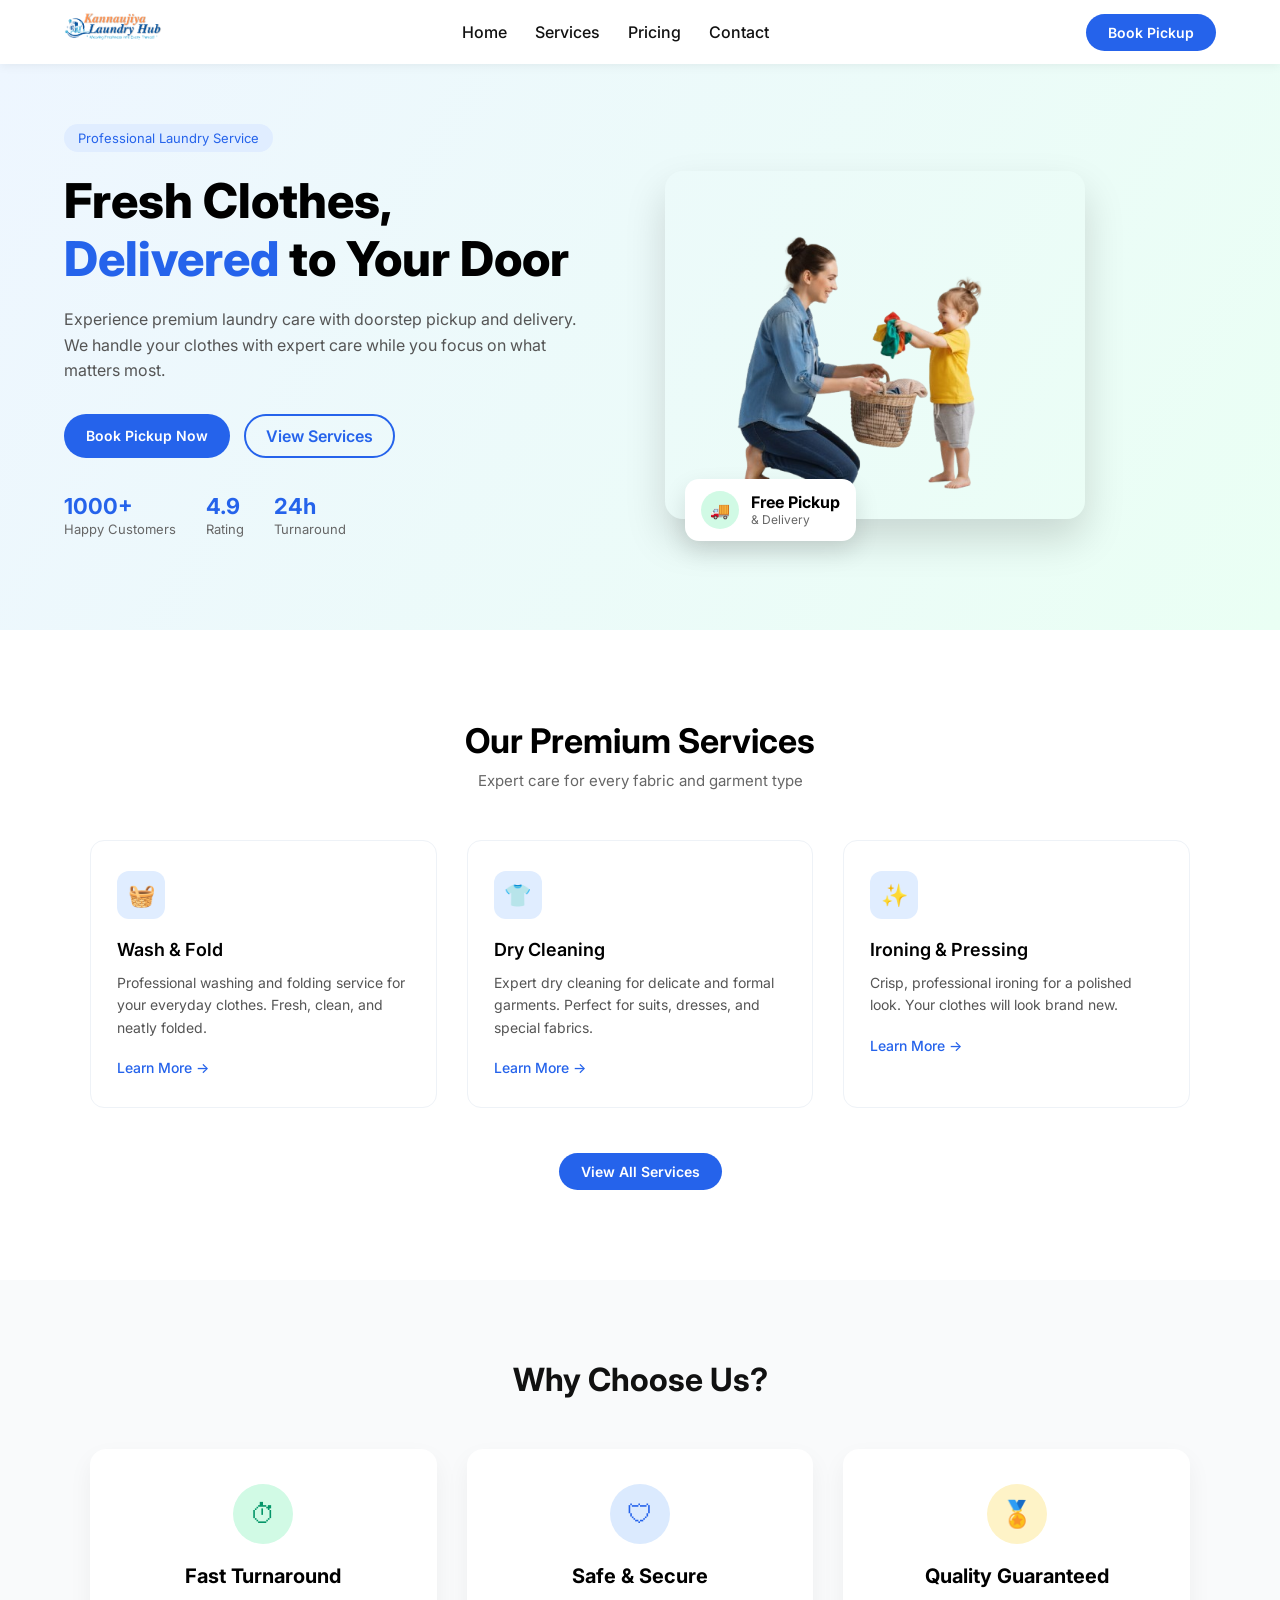
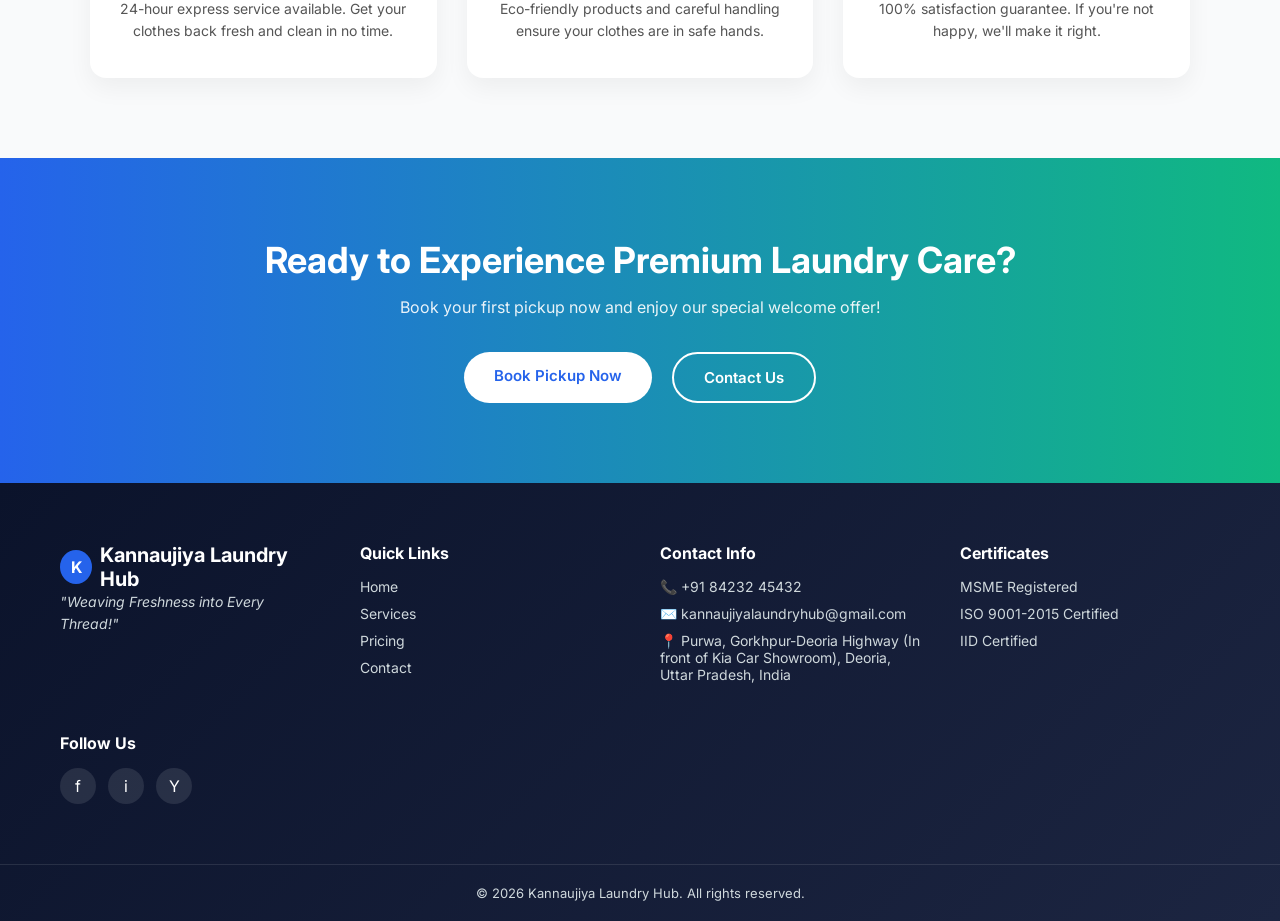
<file: index.html>
<!DOCTYPE html>
<html lang="en">

<head>
  <meta charset="UTF-8">
  <meta name="viewport" content="width=device-width, initial-scale=1.0">
  <title>kannaujiyalaundryhub</title>

  <link href="https://fonts.googleapis.com/css2?family=Inter:wght@400;500;600;700;800&display=swap" rel="stylesheet">
  <link rel="stylesheet" href="css/style.css">

</head>

<body>

  <div id="loader">
    <div class="spinner"></div>
  </div>


  <header class="navbar">
    <div class="logo">
      <img src="assets/Kannaujiya-Laundry-deoria.png" alt="Kannaujiya-Laundry-deoria">
    </div>

    <nav id="nav-menu" class="nav-links">
      <a href="index.html">Home</a>
      <a href="service.html">Services</a>
      <a href="price.html">Pricing</a>
      <a href="contact.html">Contact</a>
    </nav>

    <a href="book.html" class="btn-primary desktop-btn">Book Pickup</a>

    <!-- Hamburger -->
    <div class="hamburger" onclick="toggleMenu()">
      <span></span>
      <span></span>
      <span></span>
    </div>
  </header>



  <section class="hero">

    <div class="hero-left">
      <div class="badge">Professional Laundry Service</div>

      <h1>Fresh Clothes,<br><span>Delivered</span> to Your Door</h1>

      <p>
        Experience premium laundry care with doorstep pickup and delivery.
        We handle your clothes with expert care while you focus on what matters most.
      </p>

      <div class="hero-buttons">
        <a href="book.html" class="btn-primary">Book Pickup Now</a>
        <a href="service.html" class="btn-outline">View Services</a>
      </div>

      <div class="stats">
        <div class="stat">
          <h3>1000+</h3>
          <p>Happy Customers</p>
        </div>
        <div class="stat">
          <h3>4.9</h3>
          <p>Rating</p>
        </div>
        <div class="stat">
          <h3>24h</h3>
          <p>Turnaround</p>
        </div>
      </div>
    </div>

    <div class="hero-right">
      <img src="assets/hero.png" alt="Laundry">
      <div class="pickup-card">
        <div class="pickup-icon">🚚</div>
        <div>
          <strong>Free Pickup</strong>
          <p style="font-size:12px;color:#666">& Delivery</p>
        </div>
      </div>
    </div>

  </section>

  <section class="services">
    <div class="services-header">
      <h2>Our Premium Services</h2>
      <p>Expert care for every fabric and garment type</p>
    </div>

    <div class="services-grid">

      <div class="service-card">
        <div class="icon-box">
          🧺
        </div>
        <h3>Wash & Fold</h3>
        <p>
          Professional washing and folding service for your everyday clothes.
          Fresh, clean, and neatly folded.
        </p>
        <a href="#">Learn More →</a>
      </div>

      <div class="service-card">
        <div class="icon-box">
          👕
        </div>
        <h3>Dry Cleaning</h3>
        <p>
          Expert dry cleaning for delicate and formal garments.
          Perfect for suits, dresses, and special fabrics.
        </p>
        <a href="#">Learn More →</a>
      </div>

      <div class="service-card">
        <div class="icon-box">
          ✨
        </div>
        <h3>Ironing & Pressing</h3>
        <p>
          Crisp, professional ironing for a polished look.
          Your clothes will look brand new.
        </p>
        <a href="#">Learn More →</a>
      </div>

    </div>

    <div class="services-btn">
      <a href="service.html" class="btn-primary">View All Services</a>
    </div>
  </section>
  <section class="why-choose">
    <h2 class="section-title">Why Choose Us?</h2>

    <div class="features">
      <div class="feature-card">
        <div class="icon green">⏱</div>
        <h3>Fast Turnaround</h3>
        <p>24-hour express service available. Get your clothes back fresh and clean in no time.</p>
      </div>

      <div class="feature-card">
        <div class="icon blue">🛡</div>
        <h3>Safe & Secure</h3>
        <p>Eco-friendly products and careful handling ensure your clothes are in safe hands.</p>
      </div>

      <div class="feature-card">
        <div class="icon yellow">🏅</div>
        <h3>Quality Guaranteed</h3>
        <p>100% satisfaction guarantee. If you're not happy, we'll make it right.</p>
      </div>
    </div>
  </section>
  <section class="cta-section">
    <div class="cta-content">
      <h2>Ready to Experience Premium Laundry Care?</h2>
      <p>Book your first pickup now and enjoy our special welcome offer!</p>

      <div class="cta-buttons">
        <a href="book.html" class="btn primary">Book Pickup Now</a>
        <a href="contact.html" class="btn outline">Contact Us</a>
      </div>
    </div>
  </section>

  <footer class="footer">
    <div class="footer-container">

      <!-- Brand -->
      <div class="footer-col brand">
        <div class="footer-logo">
          <span>K</span>Kannaujiya Laundry Hub
        </div>
        <p>
          <i>"Weaving Freshness into Every Thread!"</i>
          
        </p>
      </div>

      <!-- Quick Links -->
      <div class="footer-col">
        <h4>Quick Links</h4>
        <ul>
          <li><a href="index.html">Home</a></li>
          <li><a href="service.html">Services</a></li>
          <li><a href="price.html">Pricing</a></li>
          <li><a href="contact.html">Contact</a></li>
        </ul>
      </div>

      <!-- Contact Info -->
      <div class="footer-col">
        <h4>Contact Info</h4>
        <ul class="contact-info">
          <li>📞 +91 84232 45432</li>
          <li>✉️ kannaujiyalaundryhub@gmail.com</li>
          <li>📍 Purwa, Gorkhpur-Deoria Highway (In front of Kia Car Showroom), Deoria, Uttar Pradesh, India</li>
        </ul>
      </div>

      <!-- Certificate Info -->
      <div class="footer-col">
        <h4>Certificates</h4>
        <ul class="contact-info">
          <li>MSME Registered</li>
          <li>ISO 9001-2015 Certified</li>
          <li>IID Certified</li>
        </ul>
      </div>

      <!-- Social -->
      <div class="footer-col">
        <h4>Follow Us</h4>
        <div class="social-links">
          <a href="https://www.facebook.com/share/1C7BhtLhia/">f</a>
          <a href="https://www.instagram.com/kannaujiyalaundryhub?igsh=cmxrNXN1dXM1eGV3">i</a>
          <a href="https://youtube.com/@kannaujiyalaundryhub?si=3e7CDZ7JSqD-jcs0">Y</a>
        </div>
      </div>

    </div>

    <div class="footer-bottom">
      © 2026 Kannaujiya Laundry Hub. All rights reserved.
    </div>
  </footer>


  <!-- 2nd last -->
  <script>
    const cta = document.querySelector('.cta-content');

    const ctaObserver = new IntersectionObserver(entries => {
      entries.forEach(entry => {
        if (entry.isIntersecting) {
          cta.style.opacity = 1;
          cta.style.transform = 'translateY(0)';
        }
      });
    });

    cta.style.opacity = 0;
    cta.style.transform = 'translateY(40px)';
    ctaObserver.observe(cta);
  </script>
  <!-- why choose us -->
  <script>
    const cards = document.querySelectorAll('.feature-card');

    const observer = new IntersectionObserver(entries => {
      entries.forEach(entry => {
        if (entry.isIntersecting) {
          entry.target.style.opacity = 1;
          entry.target.style.transform = 'translateY(0)';
        }
      });
    }, { threshold: 0.2 });

    cards.forEach(card => observer.observe(card));
  </script>

  <script>
    const header = document.querySelector("header");

    window.addEventListener("scroll", function () {
      if (window.scrollY > 5) {
        header.classList.add("sticky");
      } else {
        header.classList.remove("sticky");
      }
    });
  </script>
  <script>
    const reveals = document.querySelectorAll(".reveal");

    function revealOnScroll() {
      reveals.forEach(el => {
        const windowHeight = window.innerHeight;
        const elementTop = el.getBoundingClientRect().top;
        if (elementTop < windowHeight - 100) {
          el.classList.add("active");
        }
      });
    }

    window.addEventListener("scroll", revealOnScroll);
    revealOnScroll();
  </script>





  <script>
    window.addEventListener("load", function () {
      document.getElementById("loader").style.display = "none";
    });
  </script>

  <script src="js/hamburger.js"></script>

</body>

</html>
</file>
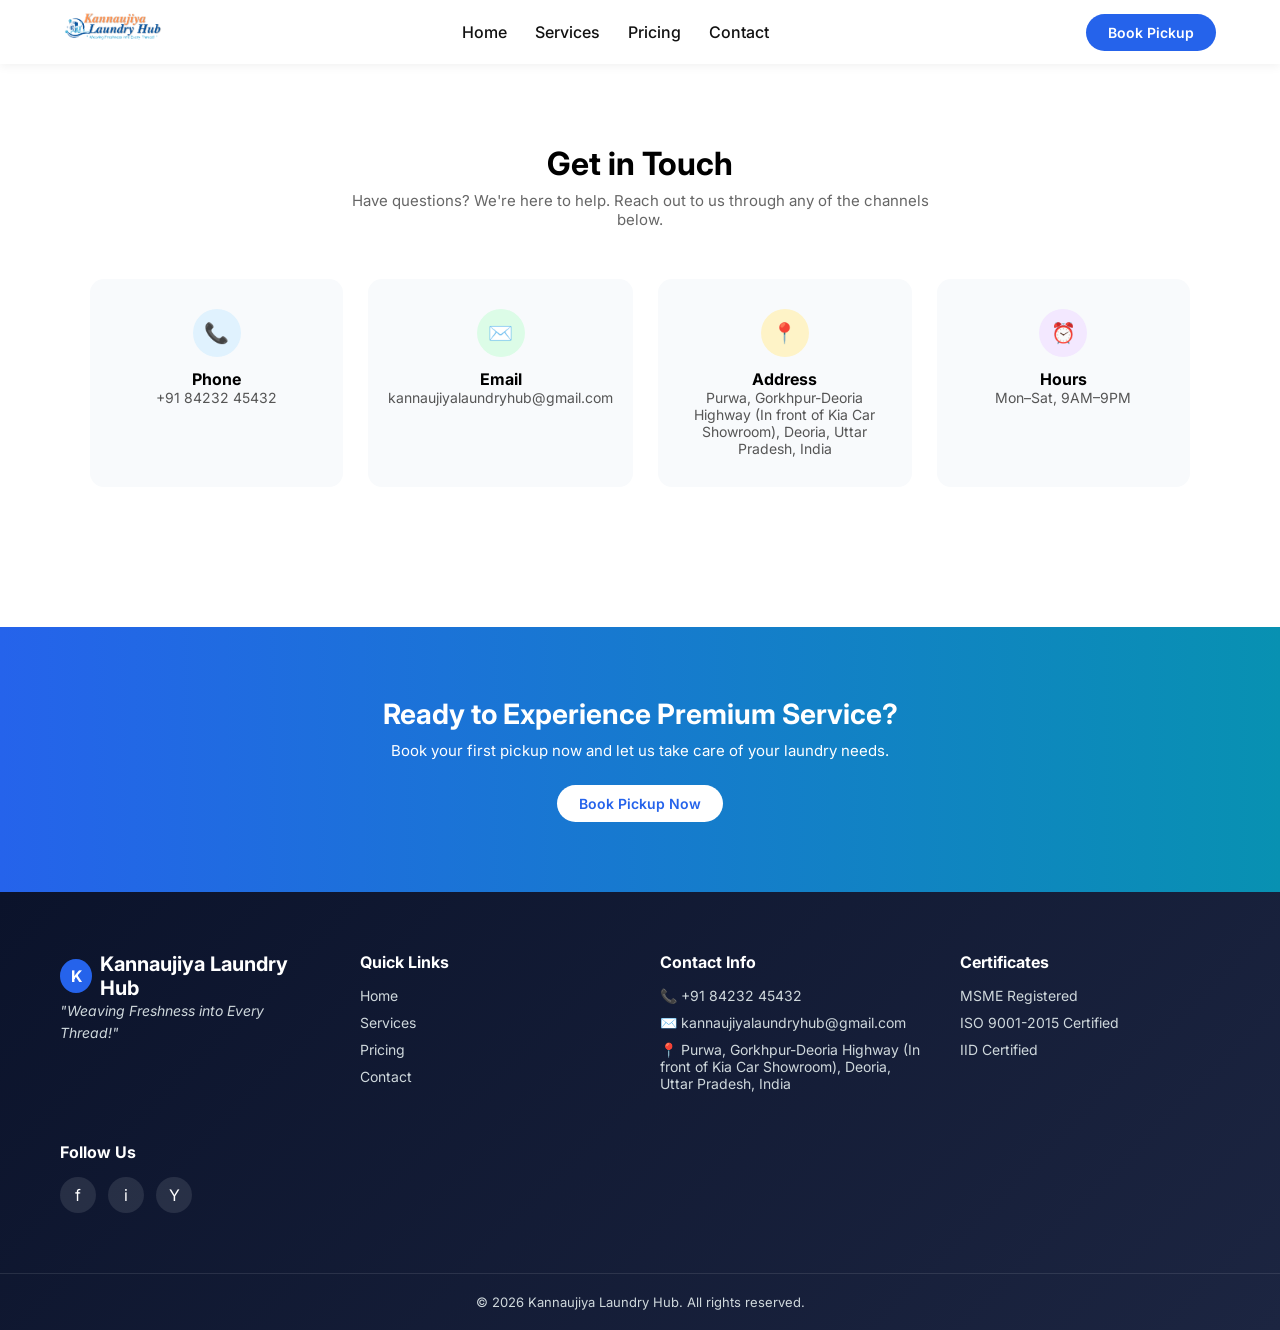
<file: contact.html>
<!DOCTYPE html>
<html lang="en">
<head>
<meta charset="UTF-8">
<meta name="viewport" content="width=device-width, initial-scale=1.0">
<title>kannaujiyalaundryhub</title>

<link href="https://fonts.googleapis.com/css2?family=Inter:wght@400;500;600;700;800&display=swap" rel="stylesheet">
<link rel="stylesheet" href="css/style.css">
<link rel="stylesheet" href="css/contact.css">

</head>

<body>

<!-- <div id="loader">
    <div class="spinner"></div>
</div> -->



<header class="navbar">
  <div class="logo">
    <img src="assets/Kannaujiya-Laundry-deoria.png" alt="Kannaujiya-Laundry-deoria">
  </div>

  <nav id="nav-menu" class="nav-links">
    <a href="index.html">Home</a>
    <a href="service.html">Services</a>
    <a href="price.html">Pricing</a>
    <a href="contact.html">Contact</a>
  </nav>

  <a href="book.html" class="btn-primary desktop-btn">Book Pickup</a>

  <!-- Hamburger -->
  <div class="hamburger" onclick="toggleMenu()">
    <span></span>
    <span></span>
    <span></span>
  </div>
</header>


<section class="contact-section">
  <h2>Get in Touch</h2>
  <p class="contact-subtitle">
    Have questions? We're here to help. Reach out to us through any of the channels below.
  </p>

  <div class="contact-grid">

    <div class="contact-card">
      <div class="icon phone">📞</div>
      <h4>Phone</h4>
      <p>+91 84232 45432</p>
    </div>

    <div class="contact-card">
      <div class="icon email">✉️</div>
      <h4>Email</h4>
      <p>kannaujiyalaundryhub@gmail.com</p>
    </div>

    <div class="contact-card">
      <div class="icon address">📍</div>
      <h4>Address</h4>
      <p>Purwa, Gorkhpur-Deoria Highway (In front of Kia Car Showroom), Deoria, Uttar Pradesh, India</p>
    </div>

    <div class="contact-card">
      <div class="icon hours">⏰</div>
      <h4>Hours</h4>
      <p>Mon–Sat, 9AM–9PM</p>
    </div>

  </div>
</section>

<!-- CTA -->
<section class="contact-cta">
  <h3>Ready to Experience Premium Service?</h3>
  <p>Book your first pickup now and let us take care of your laundry needs.</p>
  <a href="book.html" class="btn-primary">Book Pickup Now</a>
</section>
<footer class="footer">
  <div class="footer-container">
    
    <!-- Brand -->
    <div class="footer-col brand">
      <div class="footer-logo">
        <span>K</span>Kannaujiya Laundry Hub
      </div>
     <p>
          <i>"Weaving Freshness into Every Thread!"</i>
          
        </p>
    </div>

    <!-- Quick Links -->
    <div class="footer-col">
      <h4>Quick Links</h4>
      <ul>
        <li><a href="index.html">Home</a></li>
        <li><a href="service.html">Services</a></li>
        <li><a href="price.html">Pricing</a></li>
        <li><a href="contact.html">Contact</a></li>
      </ul>
    </div>

    <!-- Contact Info -->
    <div class="footer-col">
      <h4>Contact Info</h4>
      <ul class="contact-info">
        <li>📞 +91 84232 45432</li>
        <li>✉️ kannaujiyalaundryhub@gmail.com</li>
        <li>📍 Purwa, Gorkhpur-Deoria Highway (In front of Kia Car Showroom), Deoria, Uttar Pradesh, India</li>
      </ul>
    </div>

  <!-- Certificate Info -->
    <div class="footer-col">
      <h4>Certificates</h4>
      <ul class="contact-info">
         <li>MSME Registered</li>
        <li>ISO 9001-2015 Certified</li>
        <li>IID Certified</li>
      </ul>
    </div>


    <!-- Social -->
    <div class="footer-col">
      <h4>Follow Us</h4>
      <div class="social-links">
        <a href="https://www.facebook.com/share/1C7BhtLhia/">f</a>
        <a href="https://www.instagram.com/kannaujiyalaundryhub?igsh=cmxrNXN1dXM1eGV3">i</a>
        <a href="https://youtube.com/@kannaujiyalaundryhub?si=3e7CDZ7JSqD-jcs0">Y</a>
      </div>
    </div>

  </div>

  <div class="footer-bottom">
    © 2026 Kannaujiya Laundry Hub. All rights reserved.
  </div>
</footer>
<script src="js/hamburger.js"></script>
</body>
</html>
</file>
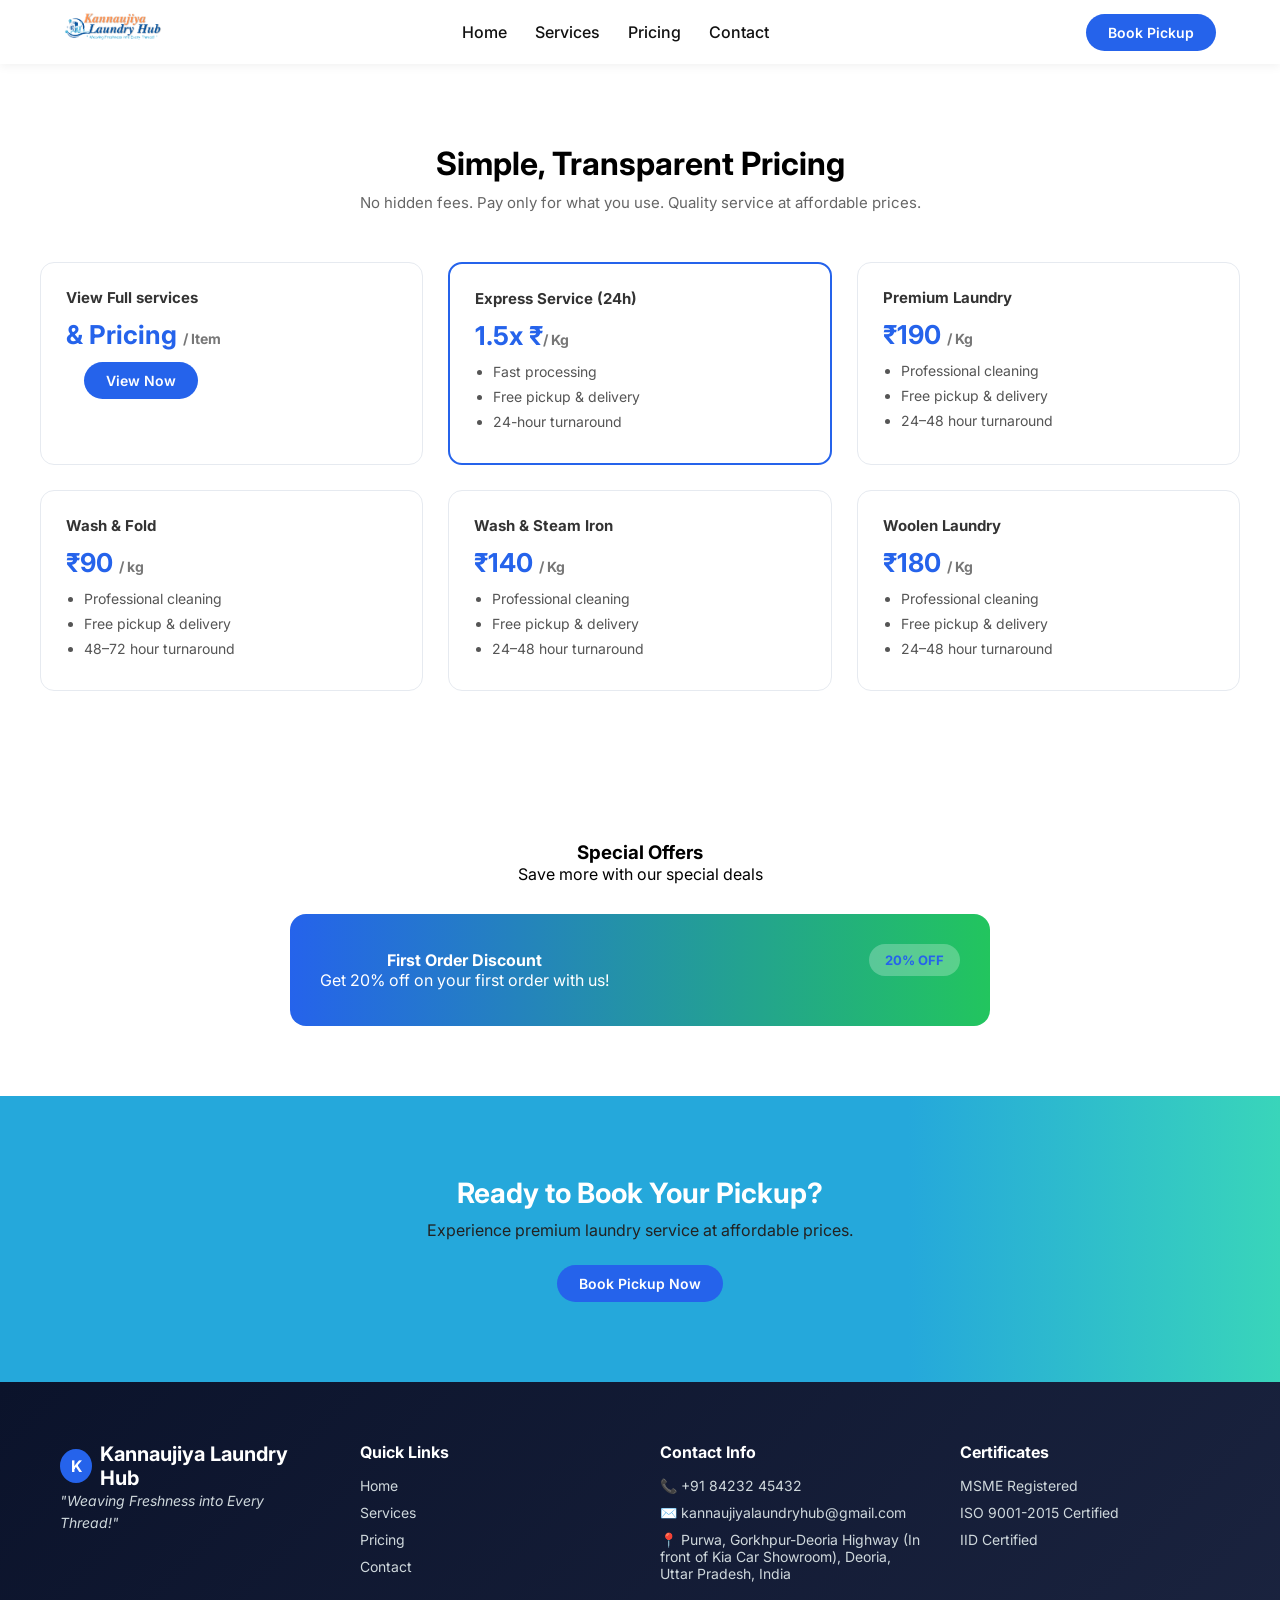
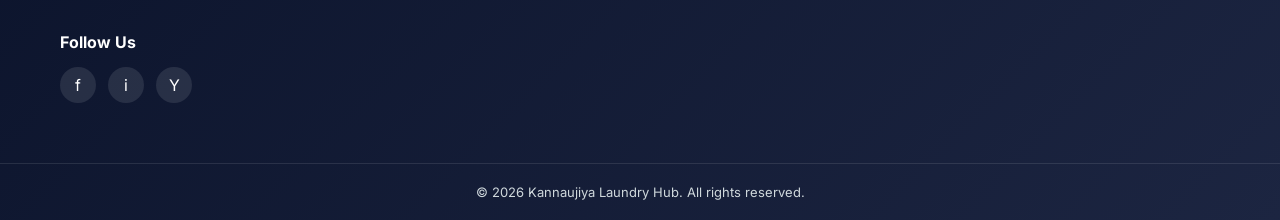
<file: price.html>
<!DOCTYPE html>
<html lang="en">

<head>
  <meta charset="UTF-8">
  <meta name="viewport" content="width=device-width, initial-scale=1.0">
  <title>kannaujiyalaundryhub</title>

  <link href="https://fonts.googleapis.com/css2?family=Inter:wght@400;500;600;700;800&display=swap" rel="stylesheet">
  <link rel="stylesheet" href="css/style.css">
  <link rel="stylesheet" href="css/price.css">

</head>

<body>

  <!-- <div id="loader">
    <div class="spinner"></div>
</div> -->



  <header class="navbar">
    <div class="logo">
      <img src="assets/Kannaujiya-Laundry-deoria.png" alt="Kannaujiya-Laundry-deoria">
    </div>
    <nav id="nav-menu" class="nav-links">
      <a href="index.html">Home</a>
      <a href="service.html">Services</a>
      <a href="price.html">Pricing</a>
      <a href="contact.html">Contact</a>
    </nav>

    <a href="book.html" class="btn-primary desktop-btn">Book Pickup</a>

    <!-- Hamburger -->
    <div class="hamburger" onclick="toggleMenu()">
      <span></span>
      <span></span>
      <span></span>
    </div>
  </header>

  <section class="pricing-section">
    <h2>Simple, Transparent Pricing</h2>
    <p class="subtitle">
      No hidden fees. Pay only for what you use. Quality service at affordable prices.
    </p>

    <!-- Pricing Cards -->
    <div class="pricing-grid">

      <div class="price-card">
        <h4> <b> View Full services</b></h4>
        <h3>& Pricing <span>/ Item</span></h3>
        <ul>
          <a href="price2.html" class="btn-primary">View Now</a>
        </ul>
      </div>
       

      <div class="price-card highlight">
        <h4>Express Service (24h)</h4>
        <h3>1.5x ₹<span>/ Kg</span></h3>
        <ul>
          <li>Fast processing</li>
          <li>Free pickup & delivery</li>
          <li>24-hour turnaround</li>
        </ul>
      </div> 

      <div class="price-card">
        <h4>Premium Laundry</h4>
        <h3>₹190 <span>/ Kg</span></h3>
        <ul>
          <li>Professional cleaning</li>
          <li>Free pickup & delivery</li>
          <li>24–48 hour turnaround</li>
        </ul>
      </div>


      <div class="price-card">
        <h4>Wash & Fold</h4>
        <h3>₹90 <span>/ kg</span></h3>
        <ul>
          <li>Professional cleaning</li>
          <li>Free pickup & delivery</li>
          <li>48–72 hour turnaround</li>
        </ul>
      </div>



      <div class="price-card">
        <h4>Wash & Steam Iron</h4>
        <h3>₹140 <span>/ Kg</span></h3>
        <ul>
          <li>Professional cleaning</li>
          <li>Free pickup & delivery</li>
          <li>24–48 hour turnaround</li>
        </ul>
      </div>

      <div class="price-card">
        <h4>Woolen Laundry</h4>
        <h3>₹180 <span>/ Kg</span></h3>
        <ul>
          <li>Professional cleaning</li>
          <li>Free pickup & delivery</li>
          <li>24–48 hour turnaround</li>
        </ul>
      </div>




    </div>
  </section>

  <!-- Special Offer -->
  <section class="offer-section">
    <h3>Special Offers</h3>
    <p>Save more with our special deals</p>

    <div class="offer-box">
      <div>
        <h4>First Order Discount</h4>
        <p>Get 20% off on your first order with us!</p>
      </div>
      <span class="badge">20% OFF</span>
    </div>
  </section>

  <!-- CTA -->
  <section class="cta-section">
    <h3>Ready to Book Your Pickup?</h3>
    <p>Experience premium laundry service at affordable prices.</p>
    <a href="book.html" class="btn-primary">Book Pickup Now</a>
  </section>
  <footer class="footer">
    <div class="footer-container">

      <!-- Brand -->
      <div class="footer-col brand">
        <div class="footer-logo">
          <span>K</span>Kannaujiya Laundry Hub
        </div>
        <p>
          <i>"Weaving Freshness into Every Thread!"</i>

        </p>
      </div>

      <!-- Quick Links -->
      <div class="footer-col">
        <h4>Quick Links</h4>
        <ul>
          <li><a href="index.html">Home</a></li>
          <li><a href="service.html">Services</a></li>
          <li><a href="price.html">Pricing</a></li>
          <li><a href="contact.html">Contact</a></li>
        </ul>
      </div>

      <!-- Contact Info -->
      <div class="footer-col">
        <h4>Contact Info</h4>
        <ul class="contact-info">
          <li>📞 +91 84232 45432</li>
          <li>✉️ kannaujiyalaundryhub@gmail.com</li>
          <li>📍 Purwa, Gorkhpur-Deoria Highway (In front of Kia Car Showroom), Deoria, Uttar Pradesh, India</li>
        </ul>
      </div>

      <!-- Certificate Info -->
      <div class="footer-col">
        <h4>Certificates</h4>
        <ul class="contact-info">
          <li>MSME Registered</li>
          <li>ISO 9001-2015 Certified</li>
          <li>IID Certified</li>
        </ul>
      </div>


      <!-- Social -->
      <div class="footer-col">
        <h4>Follow Us</h4>
        <div class="social-links">
          <a href="https://www.facebook.com/share/1C7BhtLhia/">f</a>
          <a href="https://www.instagram.com/kannaujiyalaundryhub?igsh=cmxrNXN1dXM1eGV3">i</a>
          <a href="https://youtube.com/@kannaujiyalaundryhub?si=3e7CDZ7JSqD-jcs0">Y</a>
        </div>
      </div>

    </div>

    <div class="footer-bottom">
      © 2026 Kannaujiya Laundry Hub. All rights reserved.
    </div>
  </footer>
  <script src="js/hamburger.js"></script>
</body>

</html>
</file>
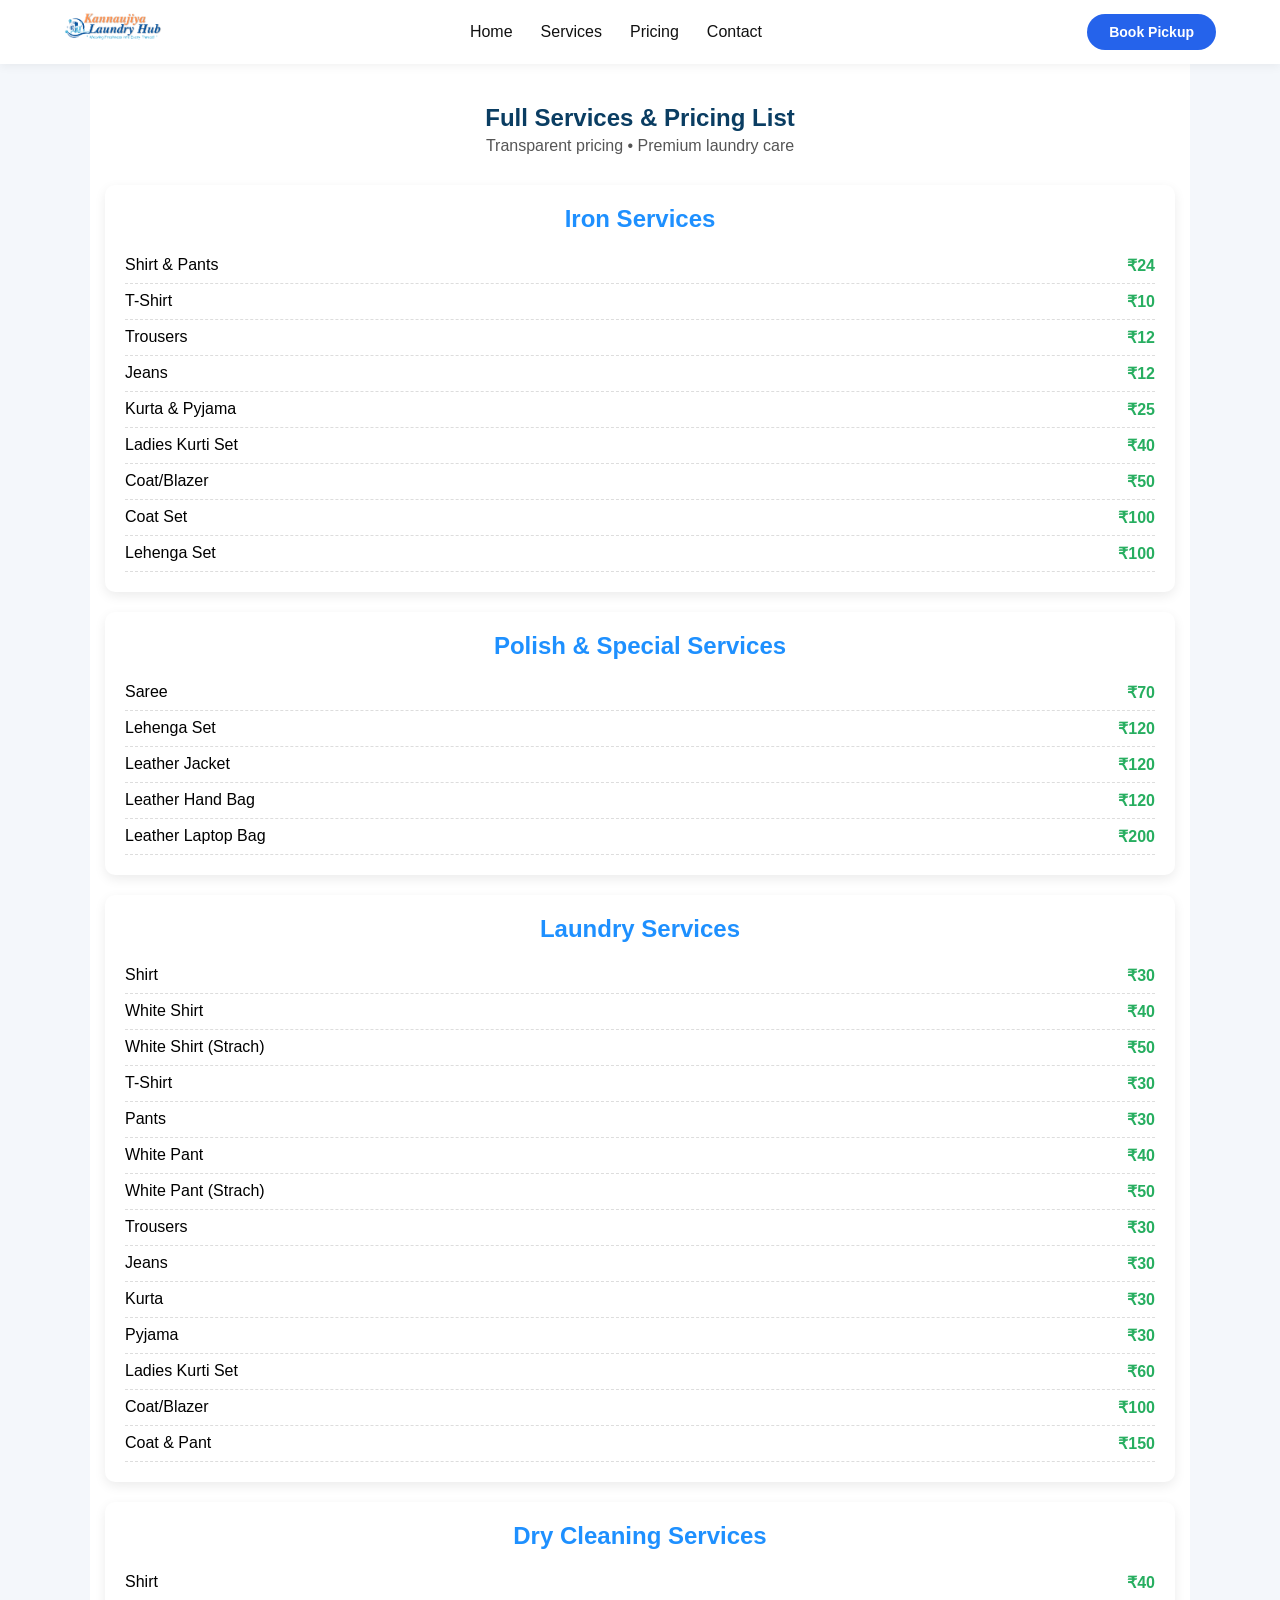
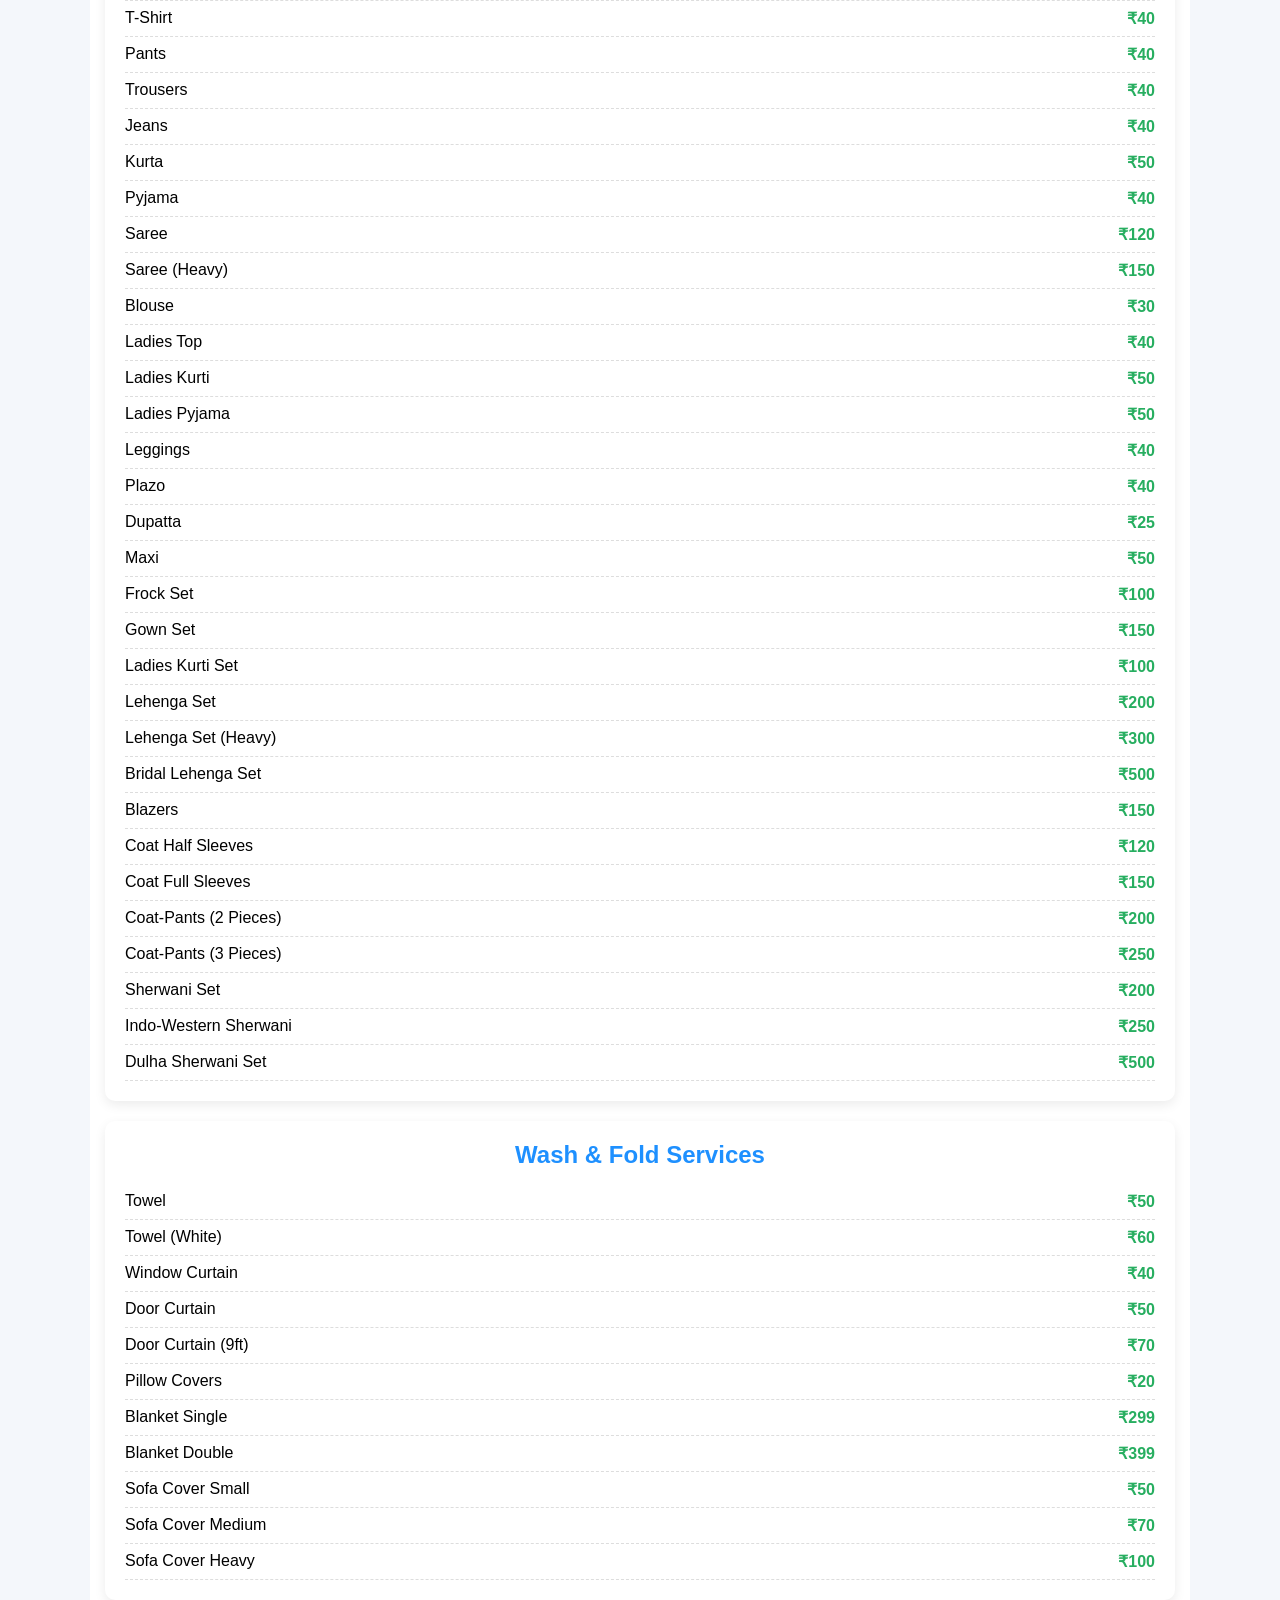
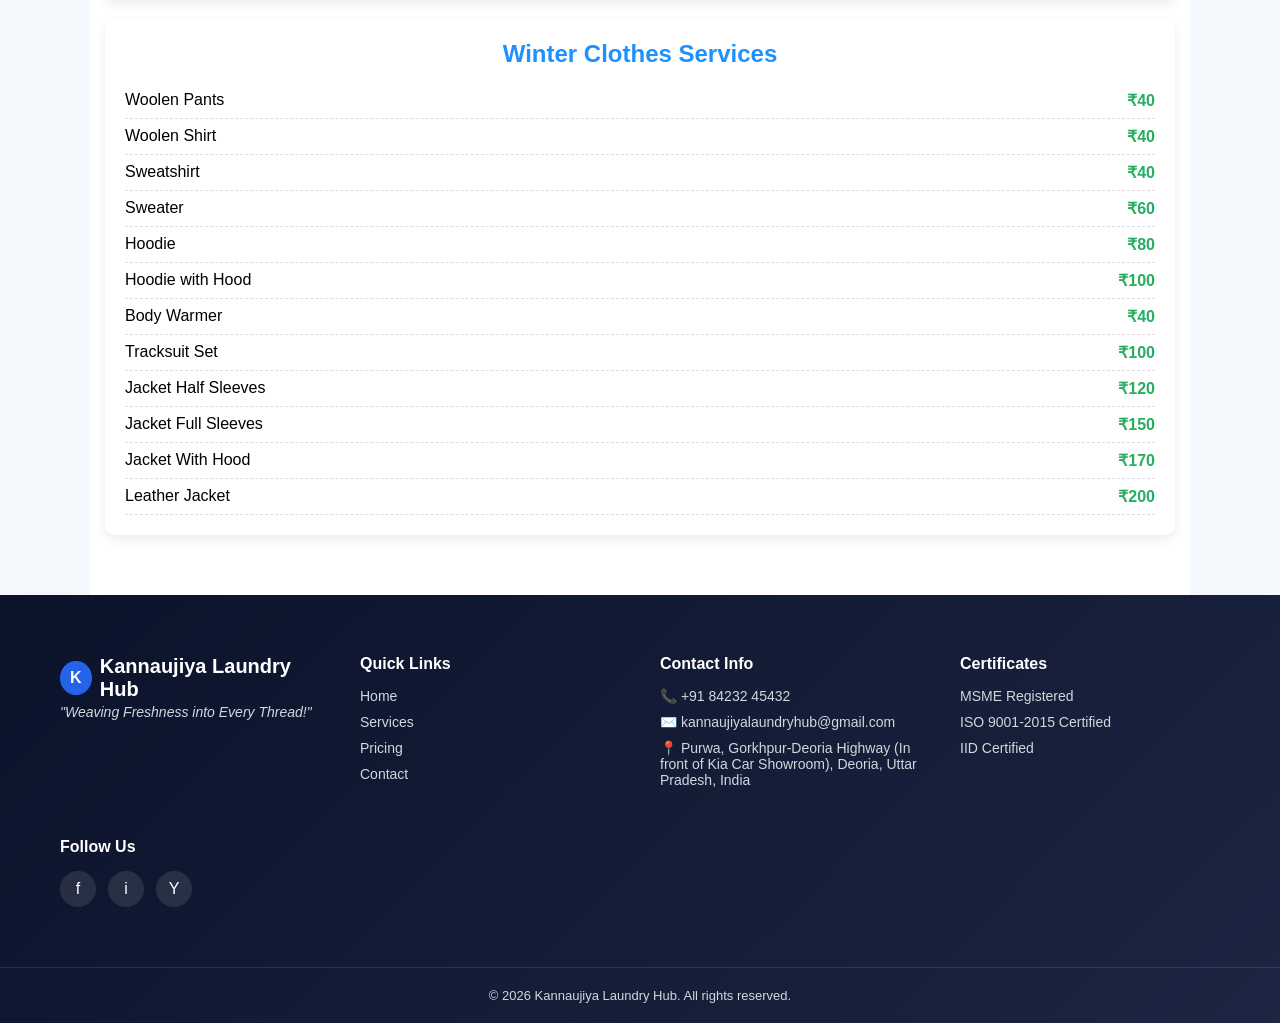
<file: price2.html>
<!DOCTYPE html>
<html lang="en">

<head>
  <meta charset="UTF-8">
  <title>Our Services & Price List</title>
  <link rel="stylesheet" href="css/style.css">
  <meta name="viewport" content="width=device-width, initial-scale=1.0">
  <link rel="stylesheet" href="css/price2.css">
</head>

<body>

  <header class="navbar">
    <div class="logo">
      <img src="assets/Kannaujiya-Laundry-deoria.png" alt="Kannaujiya-Laundry-deoria">
    </div>

    <nav id="nav-menu" class="nav-links">
      <a href="index.html">Home</a>
      <a href="service.html">Services</a>
      <a href="price.html">Pricing</a>
      <a href="contact.html">Contact</a>
    </nav>

    <a href="book.html" class="btn-primary desktop-btn">Book Pickup</a>

    <!-- Hamburger -->
    <div class="hamburger" onclick="toggleMenu()">
      <span></span>
      <span></span>
      <span></span>
    </div>
  </header>


  <section class="services">
    <h1>Full Services & Pricing List</h1>
    <p>Transparent pricing • Premium laundry care</p>




    <!-- Iron -->
    <div class="service-box">
      <h2>Iron Services</h2>
      <ul>
        <li>Shirt & Pants <span>₹24</span></li>
        <li>T-Shirt <span>₹10</span></li>
        <li>Trousers <span>₹12</span></li>
        <li>Jeans <span>₹12</span></li>
        <li>Kurta & Pyjama <span>₹25</span></li>
        <li>Ladies Kurti Set <span>₹40</span></li>
        <li>Coat/Blazer <span>₹50</span></li>
        <li>Coat Set <span>₹100</span></li>
        <li>Lehenga Set <span>₹100</span></li>
      </ul>
    </div>

    <!-- Polish -->
    <div class="service-box">
      <h2>Polish & Special Services</h2>
      <ul>
        <li>Saree <span>₹70</span></li>
        <li>Lehenga Set <span>₹120</span></li>
        <li>Leather Jacket <span>₹120</span></li>
        <li>Leather Hand Bag <span>₹120</span></li>
        <li>Leather Laptop Bag <span>₹200</span></li>
      </ul>
    </div>

    <!-- Laundry Services -->
    <div class="service-box">
      <h2>Laundry Services</h2>
      <ul>
        <li>Shirt <span>₹30</span></li>
        <li>White Shirt <span>₹40</span></li>
        <li>White Shirt (Strach) <span>₹50</span></li>
        <li>T-Shirt <span>₹30</span></li>
        <li>Pants <span>₹30</span></li>
        <li>White Pant<span>₹40</span></li>
        <li>White Pant (Strach)<span>₹50</span></li>
        <li>Trousers <span>₹30</span></li>
        <li>Jeans <span>₹30</span></li>
        <li>Kurta <span>₹30</span></li>
        <li>Pyjama <span>₹30</span></li>
        <li>Ladies Kurti Set <span>₹60</span></li>
        <li>Coat/Blazer <span>₹100</span></li>
        <li>Coat & Pant <span>₹150</span></li>
      </ul>
    </div>

    <!-- Dry Cleaning -->
    <div class="service-box">
      <h2>Dry Cleaning Services</h2>
      <ul>
        <li>Shirt <span>₹40</span></li>
        <li>T-Shirt <span>₹40</span></li>
        <li>Pants <span>₹40</span></li>
        <li>Trousers <span>₹40</span></li>
        <li>Jeans <span>₹40</span></li>
        <li>Kurta <span>₹50</span></li>
        <li>Pyjama <span>₹40</span></li>
        <li>Saree <span>₹120</span></li>
        <li>Saree (Heavy) <span>₹150</span></li>
        <li>Blouse <span>₹30</span></li>
        <li>Ladies Top <span>₹40</span></li>
        <li>Ladies Kurti <span>₹50</span></li>
        <li>Ladies Pyjama <span>₹50</span></li>
        <li>Leggings <span>₹40</span></li>
        <li>Plazo <span>₹40</span></li>
        <li>Dupatta <span>₹25</span></li>
        <li>Maxi <span>₹50</span></li>
        <li>Frock Set <span>₹100</span></li>
        <li>Gown Set <span>₹150</span></li>
        <li>Ladies Kurti Set <span>₹100</span></li>
        <li>Lehenga Set <span>₹200</span></li>
        <li>Lehenga Set (Heavy) <span>₹300</span></li>
        <li>Bridal Lehenga Set <span>₹500</span></li>
        <li>Blazers <span>₹150</span></li>
        <li>Coat Half Sleeves <span>₹120</span></li>
        <li>Coat Full Sleeves <span>₹150</span></li>
        <li>Coat-Pants (2 Pieces) <span>₹200</span></li>
        <li>Coat-Pants (3 Pieces) <span>₹250</span></li>
        <li>Sherwani Set <span>₹200</span></li>
        <li>Indo-Western Sherwani <span>₹250</span></li>
        <li>Dulha Sherwani Set <span>₹500</span></li>

      </ul>
    </div>

    <!-- Wash & Fold -->
    <div class="service-box">
      <h2>Wash & Fold Services</h2>
      <ul>
        <li>Towel <span>₹50</span></li>
        <li>Towel (White) <span>₹60</span></li>
        <li>Window Curtain <span>₹40</span></li>
        <li>Door Curtain <span>₹50</span></li>
        <li>Door Curtain (9ft) <span>₹70</span></li>
        <li>Pillow Covers <span>₹20</span></li>
        <li>Blanket Single <span>₹299</span></li>
        <li>Blanket Double <span>₹399</span></li>
        <li>Sofa Cover Small <span>₹50</span></li>
        <li>Sofa Cover Medium <span>₹70</span></li>
        <li>Sofa Cover Heavy <span>₹100</span></li>
      </ul>
    </div>

    <!-- Winter Clothes -->
    <div class="service-box">
      <h2>Winter Clothes Services</h2>
      <ul>
        <li>Woolen Pants <span>₹40</span></li>
        <li>Woolen Shirt <span>₹40</span></li>
        <li>Sweatshirt <span>₹40</span></li>
        <li>Sweater <span>₹60</span></li>
        <li>Hoodie <span>₹80</span></li>
        <li>Hoodie with Hood <span>₹100</span></li>
        <li>Body Warmer <span>₹40</span></li>
        <li>Tracksuit Set<span>₹100</span></li>
        <li>Jacket Half Sleeves <span>₹120</span></li>
        <li>Jacket Full Sleeves <span>₹150</span></li>
        <li>Jacket With Hood <span>₹170</span></li>
        <li>Leather Jacket <span>₹200</span></li>

      </ul>
    </div>



  </section>

  <footer class="footer">
    <div class="footer-container">

      <!-- Brand -->
      <div class="footer-col brand">
        <div class="footer-logo">
          <span>K</span>Kannaujiya Laundry Hub
        </div>
        <p>
          <i>"Weaving Freshness into Every Thread!"</i>
          
        </p>
      </div>

      <!-- Quick Links -->
      <div class="footer-col">
        <h4>Quick Links</h4>
        <ul>
          <li><a href="index.html">Home</a></li>
          <li><a href="service.html">Services</a></li>
          <li><a href="price.html">Pricing</a></li>
          <li><a href="contact.html">Contact</a></li>
        </ul>
      </div>

      <!-- Contact Info -->
      <div class="footer-col">
        <h4>Contact Info</h4>
        <ul class="contact-info">
          <li>📞 +91 84232 45432</li>
          <li>✉️ kannaujiyalaundryhub@gmail.com</li>
          <li>📍 Purwa, Gorkhpur-Deoria Highway (In front of Kia Car Showroom), Deoria, Uttar Pradesh, India</li>
        </ul>
      </div>

      <!-- Certificate Info -->
      <div class="footer-col">
        <h4>Certificates</h4>
        <ul class="contact-info">
          <li>MSME Registered</li>
          <li>ISO 9001-2015 Certified</li>
          <li>IID Certified</li>
        </ul>
      </div>


      <!-- Social -->
      <div class="footer-col">
        <h4>Follow Us</h4>
        <div class="social-links">
          <a href="https://www.facebook.com/share/1C7BhtLhia/">f</a>
          <a href="https://www.instagram.com/kannaujiyalaundryhub?igsh=cmxrNXN1dXM1eGV3">i</a>
          <a href="https://youtube.com/@kannaujiyalaundryhub?si=3e7CDZ7JSqD-jcs0">Y</a>
        </div>
      </div>

    </div>

    <div class="footer-bottom">
      © 2026 Kannaujiya Laundry Hub. All rights reserved.
    </div>
  </footer>

  <script src="js/hamburger.js"></script>

</body>

</html>
</file>
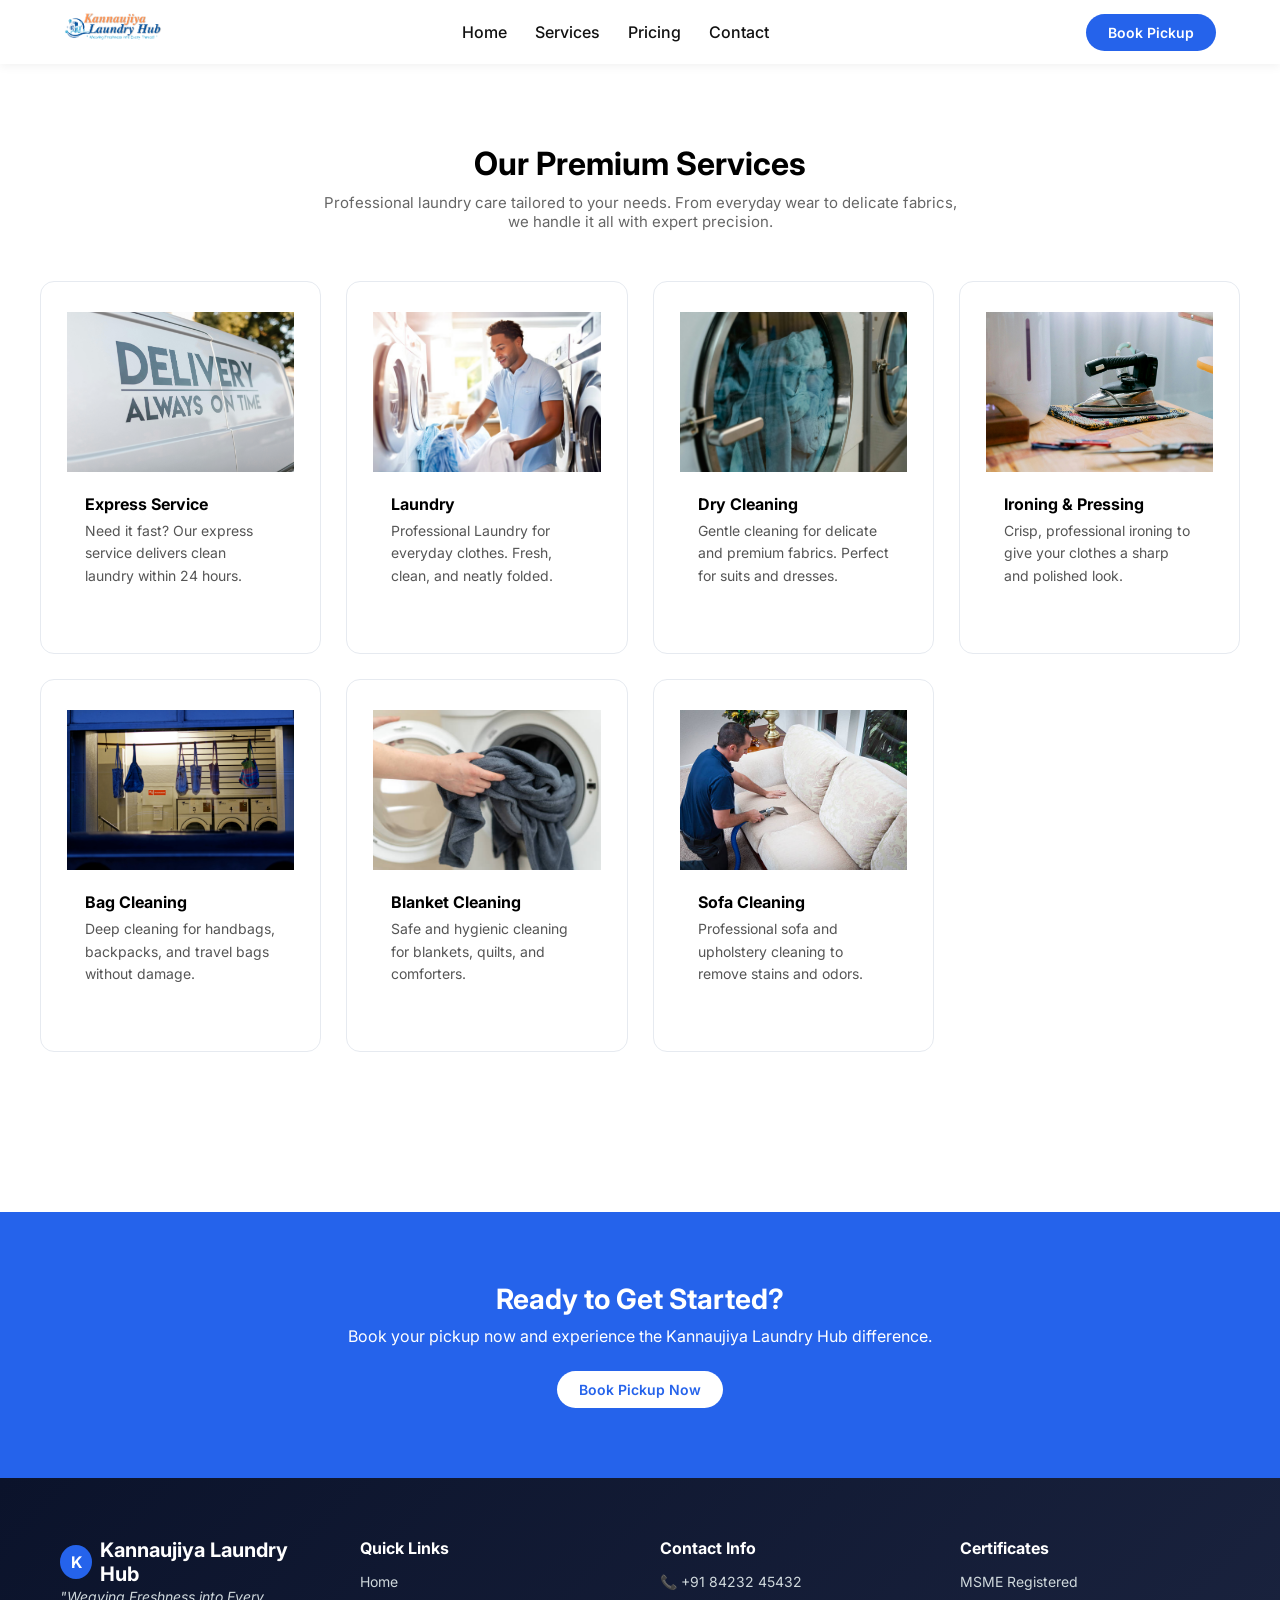
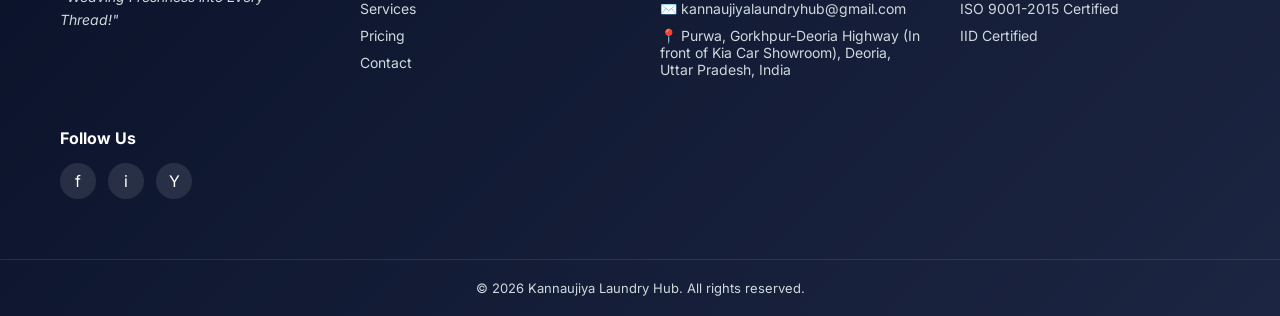
<file: service.html>
<!DOCTYPE html>
<html lang="en">
<head>
<meta charset="UTF-8">
<meta name="viewport" content="width=device-width, initial-scale=1.0">
<title>kannaujiyalaundryhub</title>

<link href="https://fonts.googleapis.com/css2?family=Inter:wght@400;500;600;700;800&display=swap" rel="stylesheet">
<link rel="stylesheet" href="css/style.css">
<link rel="stylesheet" href="css/service.css">

</head>

<body>

<!-- <div id="loader">
    <div class="spinner"></div>
</div> -->



<header class="navbar">
  <div class="logo">
    <img src="assets/Kannaujiya-Laundry-deoria.png" alt="Kannaujiya-Laundry-deoria">
  </div>

  <nav id="nav-menu" class="nav-links">
    <a href="index.html">Home</a>
    <a href="service.html">Services</a>
    <a href="price.html">Pricing</a>
    <a href="contact.html">Contact</a>
  </nav>

  <a href="book.html" class="btn-primary desktop-btn">Book Pickup</a>

  <!-- Hamburger -->
  <div class="hamburger" onclick="toggleMenu()">
    <span></span>
    <span></span>
    <span></span>
  </div>
</header>


<section class="services-section">
  <h2>Our Premium Services</h2>
  <p class="services-subtitle">
    Professional laundry care tailored to your needs. From everyday wear to delicate fabrics,
    we handle it all with expert precision.
  </p>

  <div class="services-grid">

    <!-- Express -->
    <div class="service-card">
      <img src="assets/service.jpg" alt="">
      <div class="service-content">
        <h4>Express Service</h4>
        <p>Need it fast? Our express service delivers clean laundry within 24 hours.</p>
      </div>
    </div>

    <!-- Laundry -->
    <div class="service-card">
      <img src="assets/wash.jpg" alt="">
      <div class="service-content">
        <h4>Laundry</h4>
        <p>Professional Laundry for everyday clothes. Fresh, clean, and neatly folded.</p>
      </div>
    </div>

    <!-- Dry Cleaning -->
    <div class="service-card">
      <img src="assets/dry.jpg" alt="">
      <div class="service-content">
        <h4>Dry Cleaning</h4>
        <p>Gentle cleaning for delicate and premium fabrics. Perfect for suits and dresses.</p>
      </div>
    </div>

    <!-- Ironing -->
    <div class="service-card">
      <img src="assets/iron.jpg" alt="">
      <div class="service-content">
        <h4>Ironing & Pressing</h4>
        <p>Crisp, professional ironing to give your clothes a sharp and polished look.</p>
      </div>
    </div>

    

    <!-- NEW: Bag Cleaning -->
    <div class="service-card">
      <img src="assets/bag.jpg" alt="">
      <div class="service-content">
        <h4>Bag Cleaning</h4>
        <p>Deep cleaning for handbags, backpacks, and travel bags without damage.</p>
      </div>
    </div>

    <!-- NEW: Blanket Cleaning -->
    <div class="service-card">
      <img src="assets/blanket.jpg" alt="">
      <div class="service-content">
        <h4>Blanket Cleaning</h4>
        <p>Safe and hygienic cleaning for blankets, quilts, and comforters.</p>
      </div>
    </div>

    <!-- NEW: Sofa Cleaning -->
    <div class="service-card">
      <img src="assets/sofa.jpg" alt="">
      <div class="service-content">
        <h4>Sofa Cleaning</h4>
        <p>Professional sofa and upholstery cleaning to remove stains and odors.</p>
      </div>
    </div>

  </div>
</section>

<!-- CTA -->
<section class="services-cta">
  <h3>Ready to Get Started?</h3>
  <p>Book your pickup now and experience the Kannaujiya Laundry Hub difference.</p>
  <a href="book.html" class="btn-primary">Book Pickup Now</a>
</section>

<footer class="footer">
  <div class="footer-container">
    
    <!-- Brand -->
    <div class="footer-col brand">
      <div class="footer-logo">
        <span>K</span>Kannaujiya Laundry Hub
      </div>
     <p>
          <i>"Weaving Freshness into Every Thread!"</i>
          
        </p>
    </div>

    <!-- Quick Links -->
    <div class="footer-col">
      <h4>Quick Links</h4>
      <ul>
        <li><a href="index.html">Home</a></li>
        <li><a href="service.html">Services</a></li>
        <li><a href="price.html">Pricing</a></li>
        <li><a href="contact.html">Contact</a></li>
      </ul>
    </div>

    <!-- Contact Info -->
    <div class="footer-col">
      <h4>Contact Info</h4>
      <ul class="contact-info">
        <li>📞 +91 84232 45432</li>
        <li>✉️ kannaujiyalaundryhub@gmail.com</li>
        <li>📍 Purwa, Gorkhpur-Deoria Highway (In front of Kia Car Showroom), Deoria, Uttar Pradesh, India</li>
      </ul>
    </div>

      <!-- Certificate Info -->
    <div class="footer-col">
      <h4>Certificates</h4>
      <ul class="contact-info">
         <li>MSME Registered</li>
        <li>ISO 9001-2015 Certified</li>
        <li>IID Certified</li>
      </ul>
    </div>

    <!-- Social -->
    <div class="footer-col">
      <h4>Follow Us</h4>
      <div class="social-links">
        <a href="https://www.facebook.com/share/1C7BhtLhia/">f</a>
        <a href="https://www.instagram.com/kannaujiyalaundryhub?igsh=cmxrNXN1dXM1eGV3">i</a>
        <a href="https://youtube.com/@kannaujiyalaundryhub?si=3e7CDZ7JSqD-jcs0">Y</a>
      </div>
    </div>

  </div>

  <div class="footer-bottom">
    © 2026 Kannaujiya Laundry Hub. All rights reserved.
  </div>
</footer>
<script src="js/hamburger.js"></script>
</body>
</html>
</file>
<file: css/style.css>
*{
    margin:0;
    padding:0;
    box-sizing:border-box;
    font-family:'Inter', sans-serif;
}

body{
    background:#fff;
    overflow-x:hidden;
}
/* ================= NAVBAR ================= */
.navbar {
  position: fixed;
  top: 0;
  left: 0;
  width: 100%;
  height: 64px;
  background: #fff;
  padding: 0 5%;
  display: flex;
  align-items: center;
  justify-content: space-between;
  z-index: 1000;
  box-shadow: 0 2px 10px rgba(0,0,0,0.06);
}

/* ===== LOGO IMAGE ===== */
.navbar .logo img {
  height:100%;          /* navbar height ke hisaab se */
  max-width: 240px;     /* width ko limit */
  width: auto;
  
  display: block;
  object-fit: contain;
}

.navbar .logo {
   display: flex;
  align-items: center;
  height: 100%;
  /* max-width: 200px; */
}


/* body offset */
body {
  padding-top: 64px;
}

/* ===== LOGO ===== */
.footer-logo {
  display: flex;
  align-items: center;
  font-size: 20px;
  font-weight: 700;
  color: #ffffff;
}

.footer-logo span {
  width: 34px;
  height: 34px;
  background: #2563eb;
  color: #fff;
  border-radius: 50%;
  display: flex;
  align-items: center;
  justify-content: center;
  /* align-items: center; */
  margin-right: 8px;
  font-size: 16px;
}

/* ===== NAV LINKS ===== */
.nav-links {
  display: flex;
  gap: 24px;
}
.nav-links a {
  position: relative;
  text-decoration: none;
  color: #111;
  font-weight: 500;
  padding: 6px 2px;
  transition: color 0.3s ease;
}

.nav-links a::after {
  content: "";
  position: absolute;
  left: 0;
  bottom: -4px;
  width: 0;
  height: 2px;
  background: #2563eb;
  transition: width 0.3s ease;
}

.nav-links a:hover {
  color: #2563eb;
}

.nav-links a:hover::after {
  width: 100%;
}

/* .nav-links a {
  text-decoration: none;
  color: #111;
  font-weight: 500;
} */

/* ===== BUTTON ===== */
.desktop-btn {
  margin-left: 20px;
}

/* ===== HAMBURGER ===== */
.hamburger {
  display: none;
  flex-direction: column;
  gap: 5px;
  cursor: pointer;
}

.hamburger span {
  width: 26px;
  height: 3px;
  background: #111;
  border-radius: 2px;
  transition: 0.3s;
}

/* ================= MOBILE ================= */
@media (max-width: 768px) {

  .nav-links {
    position: fixed;
    top: 0;
    right: -100%;
    height: 100vh;
    width: 260px;
    background: #fff;
    flex-direction: column;
    padding: 80px 20px;
    gap: 20px;
    box-shadow: -10px 0 30px rgba(0,0,0,0.15);
    transition: right 0.35s ease;
  }

  .nav-links.active {
    right: 0;
  }

  .desktop-btn {
    display: none;
  }

  .hamburger {
    display: flex;
    margin-left: auto;
  }

  /* hamburger animation */
  .hamburger.active span:nth-child(1) {
    transform: rotate(45deg) translate(5px, 5px);
  }

  .hamburger.active span:nth-child(2) {
    opacity: 0;
  }

  .hamburger.active span:nth-child(3) {
    transform: rotate(-45deg) translate(6px, -6px);
  }
  
  .navbar .logo img {
    height: 100%;
    max-width: 200px;
  }

  .footer-logo {
    flex-direction: column;    /* upar logo, niche text */
    justify-content: center;
    align-items: center;
    text-align: center;
  }

  .footer-logo span {
    margin-right: 0;
    margin-bottom: 6px;        /* logo aur text ke beech gap */
  }

}

  




/* ================= HERO ================= */
.hero{
    width:100%;
    padding:60px 5%;
    display:grid;
    grid-template-columns:1fr 1fr;
    gap:50px;
    align-items:center;
    background:linear-gradient(120deg,#eef6ff,#eafff4);
}

.badge{
    display:inline-block;
    padding:6px 14px;
    background:#e0edff;
    color:#2563eb;
    font-size:13px;
    border-radius:20px;
    margin-bottom:20px;
}

.hero-left h1{
    font-size:48px;
    font-weight:800;
    line-height:1.2;
    margin-bottom:20px;
}

.hero-left h1 span{
    color:#2563eb;
}

.hero-left p{
    color:#555;
    line-height:1.6;
    margin-bottom:30px;
    max-width:520px;
}

.hero-buttons{
    display:flex;
    gap:14px;
    flex-wrap:wrap;
}

.btn-outline{
    padding:10px 20px;
    border:2px solid #2563eb;
    color:#2563eb;
    border-radius:22px;
    text-decoration:none;
    font-weight:600;
}

/* ================= STATS ================= */
.stats{
    display:flex;
    gap:30px;
    margin-top:35px;
    flex-wrap:wrap;
}

.stat h3{
    color:#2563eb;
    font-size:22px;
    font-weight:700;
}

.stat p{
    font-size:13px;
    color:#666;
}

/* ================= HERO RIGHT ================= */
.hero-right{
    position:relative;
    width:100%;
}

.hero-right img{
    width:100%;
    max-width:420px;
    border-radius:18px;
    box-shadow:0 20px 40px rgba(0,0,0,0.15);
}

.pickup-card{
    position:absolute;
    bottom:-18px;
    left:20px;
    background:#fff;
    padding:12px 16px;
    border-radius:14px;
    display:flex;
    align-items:center;
    gap:12px;
    box-shadow:0 10px 25px rgba(0,0,0,0.12);
}

.pickup-icon{
    width:38px;
    height:38px;
    background:#d1fae5;
    color:#059669;
    border-radius:50%;
    display:flex;
    align-items:center;
    justify-content:center;
}

/* ================= TABLET ================= */
@media(max-width:992px){
    .hero{
        grid-template-columns:1fr;
        text-align:center;
    }

    .hero-left p{
        margin:auto;
    }

    .hero-buttons{
        justify-content:center;
    }

    .stats{
        justify-content:center;
    }

    .pickup-card{
        left:50%;
        transform:translateX(-50%);
    }
}

/* ================= MOBILE ================= */
@media(max-width:600px){
    

    .hero-left h1{
        font-size:34px;
    }

    .hero{
        padding:40px 6%;
    }

    .stats{
        gap:20px;
    }
}



/* scrolling smooth  */
.reveal{
    opacity:0;
    transform:translateY(40px);
    transition:all 0.7s ease;
}

.reveal.active{
    opacity:1;
    transform:translateY(0);
}

/* ===== LOADER ===== */
#loader{
    position:fixed;
    inset:0;
    background:#ffffff;
    display:flex;
    align-items:center;
    justify-content:center;
    z-index:10000;
}

.spinner{
    width:45px;
    height:45px;
    border:4px solid #e5e7eb;
    border-top:4px solid #2563eb;
    border-radius:50%;
    animation:spin 1s linear infinite;
}

@keyframes spin{
    to{ transform:rotate(360deg); }
}







/* ================= SERVICES ================= */
.services{
    padding:90px 5%;
    background:#ffffff;
    text-align:center;
}

.services-header h2{
    font-size:34px;
    font-weight:700;
    margin-bottom:10px;
}

.services-header p{
    color:#666;
    font-size:15px;
    margin-bottom:50px;
}

/* GRID */
.services-grid{
    display:grid;
    grid-template-columns:repeat(3,1fr);
    gap:30px;
    max-width:1100px;
    margin:0 auto;
}

/* CARD */
.service-card{
    background:#fff;
    padding:30px 26px;
    border-radius:14px;
    text-align:left;
    border:1px solid #eef2f7;
    transition:0.3s ease;
}

.service-card:hover{
    box-shadow:0 20px 40px rgba(0,0,0,0.08);
    transform:translateY(-6px);
}

.icon-box{
    width:48px;
    height:48px;
    background:#e0edff;
    color:#2563eb;
    border-radius:12px;
    display:flex;
    align-items:center;
    justify-content:center;
    font-size:22px;
    margin-bottom:20px;
}

.service-card h3{
    font-size:18px;
    font-weight:600;
    margin-bottom:12px;
}

.service-card p{
    font-size:14px;
    color:#555;
    line-height:1.6;
    margin-bottom:18px;
}

.service-card a{
    color:#2563eb;
    font-size:14px;
    font-weight:500;
    text-decoration:none;
}

/* BUTTON */
.services-btn{
    margin-top:45px;
}

/* ================= RESPONSIVE ================= */
@media(max-width:900px){
    .services-grid{
        grid-template-columns:1fr 1fr;
    }
}

@media(max-width:600px){
    .services{
        padding:70px 6%;
    }

    .services-header h2{
        font-size:26px;
    }

    .services-grid{
        grid-template-columns:1fr;
    }

    .service-card{
        text-align:center;
    }

    .icon-box{
        margin-left:auto;
        margin-right:auto;
    }
}

.why-choose {
  padding: 80px 20px;
  background: #f9fafb;
  text-align: center;
}

.section-title {
  font-size: 32px;
  font-weight: 700;
  margin-bottom: 50px;
  color: #111;
}

.features {
  display: grid;
  grid-template-columns: repeat(auto-fit, minmax(260px, 1fr));
  gap: 30px;
  max-width: 1100px;
  margin: auto;
}

.feature-card {
  background: #fff;
  padding: 35px 25px;
  border-radius: 16px;
  box-shadow: 0 10px 25px rgba(0,0,0,0.05);
  transition: transform 0.3s ease, box-shadow 0.3s ease;
  opacity: 0;
  transform: translateY(40px);
}

.feature-card:hover {
  transform: translateY(-10px);
  box-shadow: 0 20px 40px rgba(0,0,0,0.08);
}

.feature-card h3 {
  margin: 20px 0 10px;
  font-size: 20px;
}

.feature-card p {
  font-size: 14px;
  color: #555;
  line-height: 1.6;
}

.icon {
  width: 60px;
  height: 60px;
  margin: auto;
  border-radius: 50%;
  display: flex;
  align-items: center;
  justify-content: center;
  font-size: 26px;
}

.icon.green {
  background: #d1fae5;
  color: #059669;
}

.icon.blue {
  background: #dbeafe;
  color: #2563eb;
}

.icon.yellow {
  background: #fef3c7;
  color: #d97706;
}

/* 2nd last  */

.cta-section {
  padding: 80px 20px;
  background: linear-gradient(90deg, #2563eb, #10b981);
  text-align: center;
  color: #fff;
}

.cta-content {
  max-width: 900px;
  margin: auto;
}

.cta-content h2 {
  font-size: 36px;
  font-weight: 700;
  margin-bottom: 15px;
}

.cta-content p {
  font-size: 16px;
  opacity: 0.9;
  margin-bottom: 35px;
}

.cta-buttons {
  display: flex;
  gap: 20px;
  justify-content: center;
  flex-wrap: wrap;
}

.btn {
  padding: 14px 30px;
  border-radius: 999px;
  font-size: 15px;
  font-weight: 600;
  text-decoration: none;
  transition: all 0.3s ease;
}

.btn.primary {
  background: #fff;
  color: #2563eb;
}

.btn.primary:hover {
  transform: translateY(-3px);
  box-shadow: 0 12px 25px rgba(0,0,0,0.2);
}

.btn.outline {
  border: 2px solid #fff;
  color: #fff;
}

.btn.outline:hover {
  background: #fff;
  color: #10b981;
}
@media (max-width: 600px) {
  .cta-content h2 {
    font-size: 26px;
  }
}
/* footer  */
.footer {
  background: linear-gradient(135deg, #0b132b, #1c2541);
  color: #cfd8dc;
  font-family: Arial, sans-serif;
}

.footer-container {
  max-width: 1200px;
  margin: auto;
  padding: 60px 20px;
  display: grid;
  grid-template-columns: repeat(4, 1fr);
  gap: 40px;
}

/* Brand */
.logo {
  display: flex;
  align-items: center;
  margin-bottom: 15px;
}

.logo-circle {
  background: #00b4d8;
  color: #fff;
  width: 42px;
  height: 42px;
  border-radius: 50%;
  display: flex;
  align-items: center;
  justify-content: center;
  font-weight: bold;
  margin-right: 10px;
}

.logo-text {
  font-size: 20px;
  font-weight: bold;
  color: #fff;
}

.footer-col h4 {
  color: #fff;
  margin-bottom: 15px;
  font-size: 16px;
}

.footer-col p {
  font-size: 14px;
  line-height: 1.6;
}

/* Links */
.footer-col ul {
  list-style: none;
  padding: 0;
}

.footer-col ul li {
  margin-bottom: 10px;
  font-size: 14px;
}

.footer-col ul li a {
  text-decoration: none;
  color: #cfd8dc;
  transition: color 0.3s;
}

.footer-col ul li a:hover {
  color: #00b4d8;
}

/* Contact */
.contact-info li {
  display: flex;
  gap: 8px;
}

/* Social */
.social-links {
  display: flex;
  gap: 12px;
}

.social-links a {
  width: 36px;
  height: 36px;
  background: rgba(255, 255, 255, 0.1);
  border-radius: 50%;
  display: flex;
  align-items: center;
  justify-content: center;
  color: #fff;
  text-decoration: none;
  transition: background 0.3s;
}

.social-links a:hover {
  background: #00b4d8;
}

/* Bottom */
.footer-bottom {
  text-align: center;
  padding: 20px;
  font-size: 13px;
  border-top: 1px solid rgba(255, 255, 255, 0.1);
}

/* =====================
   RESPONSIVE
===================== */

@media (max-width: 992px) {
  .footer-container {
    grid-template-columns: repeat(2, 1fr);
  }
}

@media (max-width: 600px) {
  .footer-container {
    grid-template-columns: 1fr;
    text-align: center;
  }

  .logo {
    justify-content: center;
  }

  .social-links {
    justify-content: center;
  }
  .contact-info li {
    justify-content: center;
    align-items: center;
  }
}

.btn-primary {
  background: #2563eb;
  color: #fff;
  padding: 10px 22px;
  border-radius: 999px;
  text-decoration: none;
  font-weight: 600;
  font-size: 14px;
  display: inline-flex;
  align-items: center;
  justify-content: center;
  transition: all 0.3s ease;
}

.btn-primary:hover {
  background: #1e4fd6;
  transform: translateY(-2px);
  box-shadow: 0 10px 20px rgba(37, 99, 235, 0.35);
}

.btn-primary:active {
  transform: translateY(0);
}

/* Desktop only */
.desktop-btn {
  margin-left: 20px;
}

/* Hide on mobile */
@media (max-width: 768px) {
  .desktop-btn {
    display: none;
  }
}
</file>
<file: css/contact.css>
/* CONTACT SECTION */
.contact-section {
  padding: 80px 20px;
  text-align: center;
}

.contact-section h2 {
  font-size: 32px;
  margin-bottom: 8px;
}

.contact-subtitle {
  font-size: 15px;
  color: #666;
  max-width: 600px;
  margin: auto;
}

/* GRID */
.contact-grid {
  margin-top: 50px;
  display: grid;
  grid-template-columns: repeat(4, 1fr);
  gap: 25px;
  max-width: 1100px;
  margin-left: auto;
  margin-right: auto;
}

/* CARD */
.contact-card {
  background: #f8fafc;
  border-radius: 14px;
  padding: 30px 20px;
  transition: 0.3s;
}

.contact-card:hover {
  background: #fff;
  box-shadow: 0 10px 22px rgba(0,0,0,0.08);
}

.contact-card h4 {
  margin-top: 12px;
  font-size: 16px;
}

.contact-card p {
  font-size: 14px;
  color: #555;
}

/* ICON */
.icon {
  width: 48px;
  height: 48px;
  border-radius: 50%;
  display: flex;
  align-items: center;
  justify-content: center;
  margin: auto;
  font-size: 20px;
}

.phone { background: #e0f2fe; color: #0284c7; }
.email { background: #dcfce7; color: #16a34a; }
.address { background: #fef3c7; color: #d97706; }
.hours { background: #f3e8ff; color: #9333ea; }

/* CTA */
.contact-cta {
  background: linear-gradient(90deg, #2563eb, #0891b2);
  color: #fff;
  text-align: center;
  padding: 70px 20px;
  margin-top: 60px;
}

.contact-cta h3 {
  font-size: 28px;
}

.contact-cta p {
  margin: 10px 0 25px;
  font-size: 15px;
}

.contact-cta .btn-primary {
  background: #fff;
  color: #2563eb;
}

/* =====================
   RESPONSIVE
===================== */

@media (max-width: 992px) {
  .contact-grid {
    grid-template-columns: repeat(2, 1fr);
  }
}

@media (max-width: 520px) {
  .contact-grid {
    grid-template-columns: 1fr;
  }

  .contact-section h2 {
    font-size: 26px;
  }

  .contact-cta h3 {
    font-size: 22px;
  }
}
</file>
<file: css/price.css>
/* PRICING */
.pricing-section {
    padding: 80px 20px;
    text-align: center;
}

.pricing-section h2 {
    font-size: 32px;
    margin-bottom: 10px;
}

.subtitle {
    color: #666;
    max-width: 600px;
    margin: auto;
    font-size: 15px;
}

/* GRID */
.pricing-grid {
    margin-top: 50px;
    display: grid;
    grid-template-columns: repeat(3, 1fr);
    gap: 25px;
    max-width: 1200px;
    margin-left: auto;
    margin-right: auto;
}

/* CARD */
.price-card {
    background: #fff;
    padding: 25px;
    border-radius: 14px;
    border: 1px solid #e6eaf0;
    text-align: left;
    transition: 0.3s;
}

.price-card:hover {
    transform: translateY(-6px);
    box-shadow: 0 10px 25px rgba(0, 0, 0, 0.08);
}

.price-card h4 {
    font-size: 15px;
    color: #333;
}

.price-card h3 {
    font-size: 26px;
    color: #2563eb;
    margin: 12px 0;
}

.price-card h3 span {
    font-size: 14px;
    color: #777;
}

.price-card ul {
    padding-left: 18px;
}

.price-card ul li {
    font-size: 14px;
    margin-bottom: 8px;
    color: #555;
}

/* Highlight */
.highlight {
    border: 2px solid #2563eb;
}

/* OFFER */
.offer-section {
    padding: 70px 20px;
    text-align: center;
}

.offer-box {
    margin-top: 30px;
    background: linear-gradient(90deg, #2563eb, #22c55e);
    color: #fff;
    padding: 30px;
    border-radius: 16px;
    max-width: 700px;
    margin-left: auto;
    margin-right: auto;
    display: flex;
    justify-content: space-between;
    align-items: center;
    flex-wrap: wrap;
}

.badge {
    background: rgba(255, 255, 255, 0.25);
    padding: 8px 16px;
    border-radius: 20px;
    font-weight: bold;
}

/* CTA */
.cta-section {
    padding: 80px 20px;
    text-align: center;
   background: #25a8db;
background: linear-gradient(90deg, rgba(37, 168, 219, 1) 71%, rgba(57, 213, 186, 1) 100%, rgba(64, 230, 185, 1) 100%, rgba(66, 227, 180, 1) 100%, rgba(87, 199, 133, 1) 100%, rgba(237, 221, 83, 1) 100%);
}

.cta-section h3 {
    font-size: 28px;
}

.cta-section p {
    margin: 10px 0 25px;
    color: #222222;
}

/* =====================
   RESPONSIVE
===================== */

@media (max-width: 992px) {
    .pricing-grid {
        grid-template-columns: repeat(2, 1fr);
    }
}

@media (max-width: 600px) {
    .pricing-grid {
        grid-template-columns: 1fr;
    }

    .offer-box {
        text-align: center;
        gap: 15px;
    }
}
</file>
<file: css/price2.css>
body {
  font-family: Arial, sans-serif;
  background: #f4f7fb;
}

.services {
  max-width: 1100px;
  margin: auto;
  padding: 40px 15px;
}

.services h1 {
  text-align: center;
  color: #0a3d62;
  margin-bottom: 5px;
}

.services p {
  text-align: center;
  margin-bottom: 30px;
  color: #555;
}

.service-box {
  background: #fff;
  padding: 20px;
  margin-bottom: 20px;
  border-radius: 10px;
  box-shadow: 0 4px 12px rgba(0,0,0,0.08);
}

.service-box h2 {
  color: #1e90ff;
  margin-bottom: 15px;
}

.service-box ul {
  list-style: none;
}

.service-box ul li {
  display: flex;
  justify-content: space-between;
  padding: 8px 0;
  border-bottom: 1px dashed #ddd;
}

.service-box ul li span {
  font-weight: bold;
  color: #27ae60;
}

/* Responsive */
@media (max-width: 600px) {
  .service-box ul li {
    font-size: 14px;
  }
}
</file>
<file: css/service.css>
/* SERVICES */
.services-section {
  padding: 80px 20px;
  text-align: center;
}

.services-section h2 {
  font-size: 32px;
  margin-bottom: 10px;
}

.services-subtitle {
  max-width: 650px;
  margin: auto;
  font-size: 15px;
  color: #666;
}

/* GRID */
.services-grid {
  margin-top: 50px;
  display: grid;
  grid-template-columns: repeat(4, 1fr);
  gap: 25px;
  max-width: 1200px;
  margin-left: auto;
  margin-right: auto;
}

/* CARD */
.service-card {
  background: #fff;
  border-radius: 14px;
  overflow: hidden;
  border: 1px solid #e6eaf0;
  transition: 0.3s;
  text-align: left;
}

.service-card:hover {
  transform: translateY(-6px);
  box-shadow: 0 12px 25px rgba(0,0,0,0.08);
}

.service-card img {
  width: 100%;
  height: 160px;
  object-fit: cover;
}

.service-content {
  padding: 18px;
}

.service-content h4 {
  font-size: 16px;
  margin-bottom: 6px;
}

.service-content p {
  font-size: 14px;
  color: #555;
}

/* CTA */
.services-cta {
  background: #2563eb;
  color: #fff;
  text-align: center;
  padding: 70px 20px;
  margin-top: 80px;
  position: relative;
  z-index: 5;
}

.services-cta h3 {
  font-size: 28px;
}

.services-cta p {
  margin: 10px 0 25px;
}

.services-cta .btn-primary {
  background: #fff;
  color: #2563eb;
}

/* =====================
   RESPONSIVE
===================== */

@media (max-width: 1024px) {
  .services-grid {
    grid-template-columns: repeat(3, 1fr);
  }
}

@media (max-width: 768px) {
  .services-grid {
    grid-template-columns: repeat(2, 1fr);
  }
}

@media (max-width: 520px) {
  .services-grid {
    grid-template-columns: 1fr;
  }

  .services-section h2 {
    font-size: 26px;
  }

  .services-cta h3 {
    font-size: 22px;
  }
}
</file>
